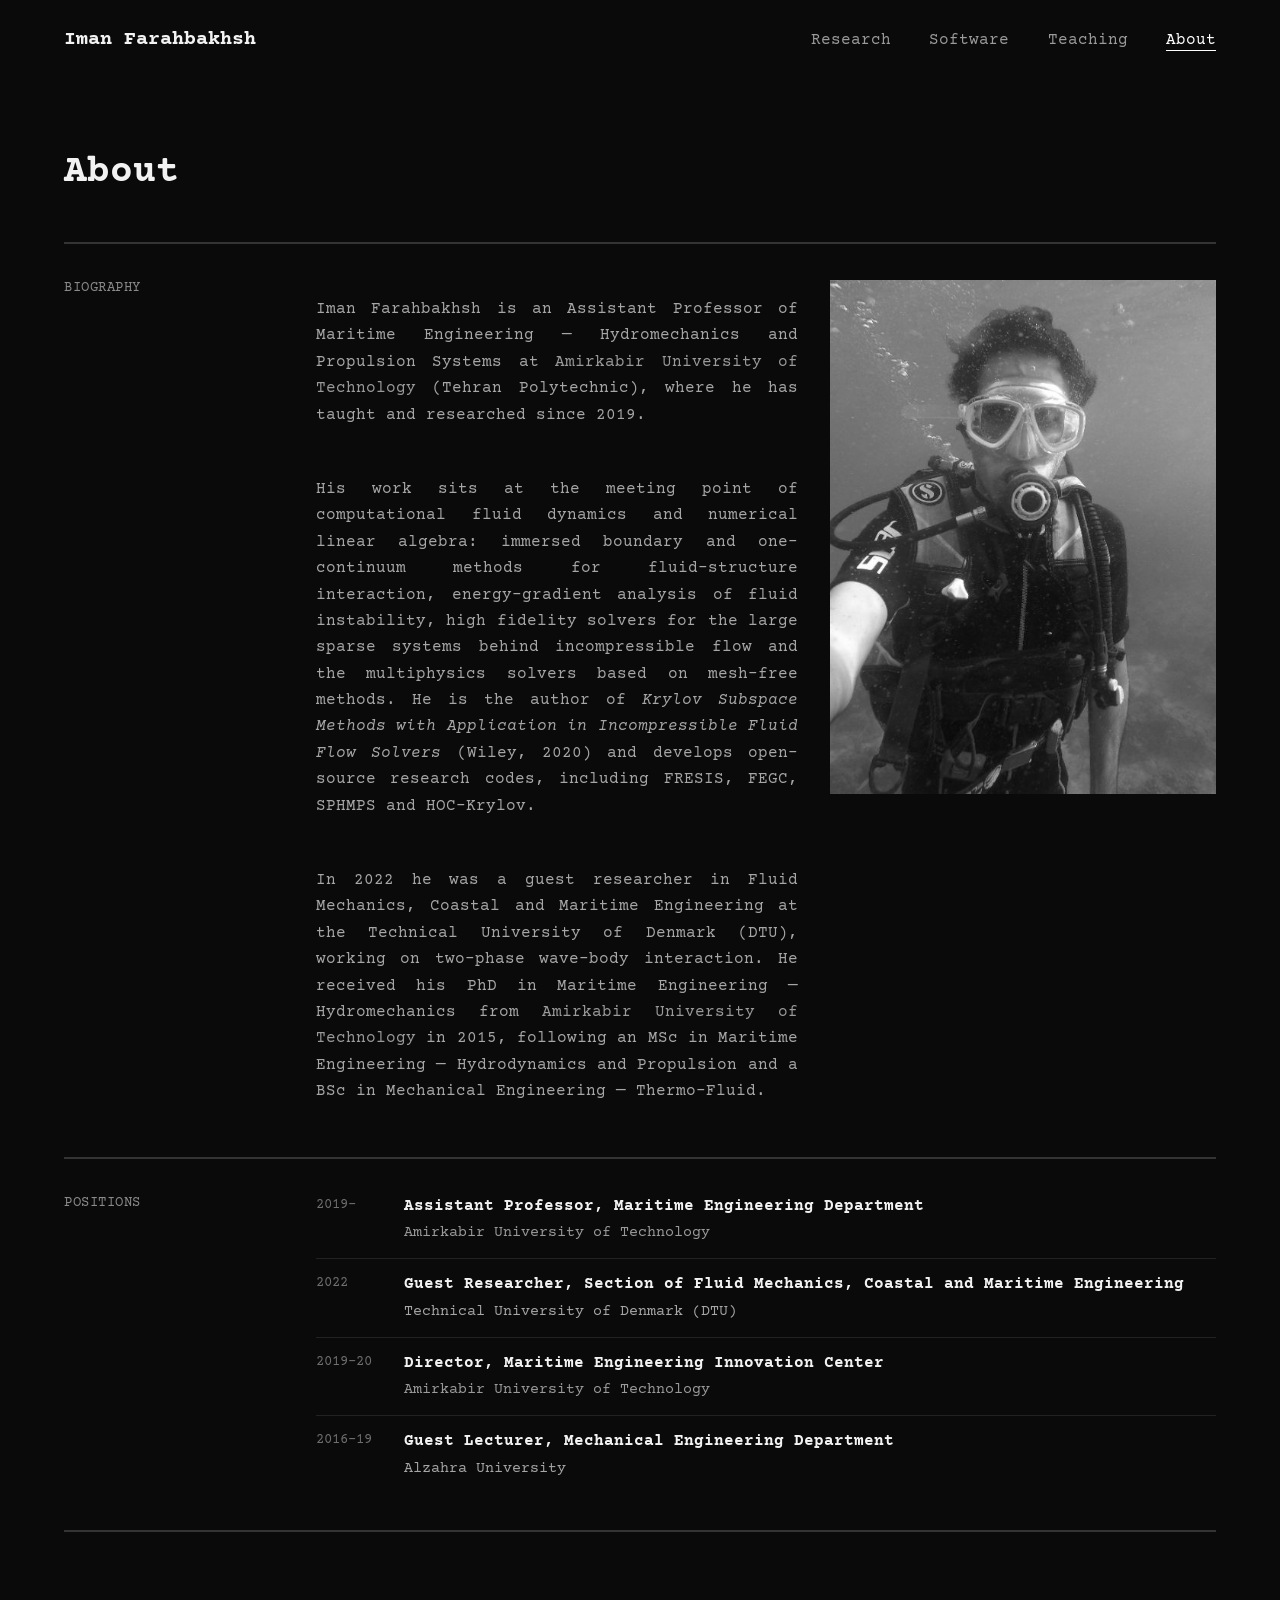
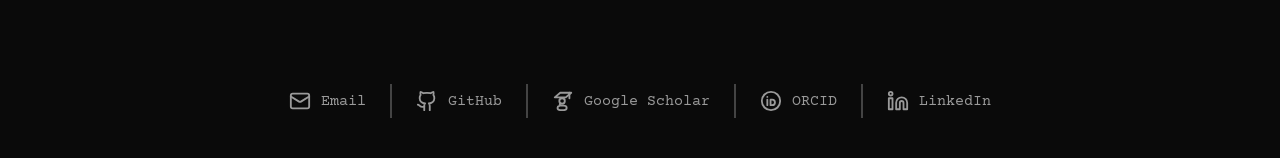
<file: about.html>
<!DOCTYPE html>
<html lang="en">
<head>
<meta charset="utf-8">
<meta name="viewport" content="width=device-width, initial-scale=1">
<title>About — Iman Farahbakhsh</title>
<meta name="description" content="About Iman Farahbakhsh — assistant professor of maritime engineering, Amirkabir University of Technology.">
<link rel="stylesheet" href="style.css?v=3">
<link rel="icon" href="favicon.svg" type="image/svg+xml">
<link rel="icon" href="favicon-48.png" sizes="48x48" type="image/png">
<link rel="icon" href="favicon-192.png" sizes="192x192" type="image/png">
<link rel="apple-touch-icon" href="apple-touch-icon.png">
</head>
<body>
<div class="page">
  <nav class="nav">
    <a class="brand" href="index.html">Iman Farahbakhsh</a>
    <div class="menu">
      <a href="research.html">Research</a>
      <a href="software.html">Software</a>
      <a href="teaching.html">Teaching</a>
      <a class="active" href="about.html">About</a>
    </div>
  </nav>

  <main class="doc">
    <header class="doc-head">
      <h1>About</h1>
    </header>

    <section class="block">
      <h2 class="label">Biography</h2>
      <div class="theme">
        <div class="theme-text bio">
          <p class="s" style="text-align:justify;hyphens:auto">Iman Farahbakhsh is an Assistant Professor of Maritime Engineering — Hydromechanics and Propulsion Systems at <a href="https://aut.ac.ir/en" target="_blank" rel="noopener">Amirkabir University of Technology</a> (Tehran Polytechnic), where he has taught and researched since 2019.</p>
          <p class="s" style="text-align:justify;hyphens:auto">His work sits at the meeting point of computational fluid dynamics and numerical linear algebra: immersed boundary and one-continuum methods for fluid–structure interaction, energy-gradient analysis of fluid instability, high fidelity solvers for the large sparse systems behind incompressible flow and the multiphysics solvers based on mesh-free methods. He is the author of <i>Krylov Subspace Methods with Application in Incompressible Fluid Flow Solvers</i> (Wiley, 2020) and develops open-source research codes, including FRESIS, FEGC, SPHMPS and HOC-Krylov.</p>
          <p class="s" style="text-align:justify;hyphens:auto">In 2022 he was a guest researcher in Fluid Mechanics, Coastal and Maritime Engineering at the Technical University of Denmark (DTU), working on two-phase wave–body interaction. He received his PhD in Maritime Engineering — Hydromechanics from <a href="https://aut.ac.ir/en" target="_blank" rel="noopener">Amirkabir University of Technology</a> in 2015, following an MSc in Maritime Engineering — Hydrodynamics and Propulsion and a BSc in Mechanical Engineering — Thermo-Fluid.</p>
        </div>
        <figure class="fig portrait"><img class="color-on-hover" src="[data-uri]" alt="Iman Farahbakhsh scuba diving"></figure>
      </div>
    </section>

    <section class="block">
      <h2 class="label">Positions</h2>
      <ul class="rows">
        <li><span class="y">2019–</span><span><span class="t">Assistant Professor, Maritime Engineering Department</span><span class="s"><a href="https://aut.ac.ir/en" target="_blank" rel="noopener">Amirkabir University of Technology</a></span></span></li>
        <li><span class="y">2022</span><span><span class="t">Guest Researcher, Section of Fluid Mechanics, Coastal and Maritime Engineering</span><span class="s">Technical University of Denmark (DTU)</span></span></li>
        <li><span class="y">2019–20</span><span><span class="t">Director, Maritime Engineering Innovation Center</span><span class="s"><a href="https://aut.ac.ir/en" target="_blank" rel="noopener">Amirkabir University of Technology</a></span></span></li>
        <li><span class="y">2016–19</span><span><span class="t">Guest Lecturer, Mechanical Engineering Department</span><span class="s">Alzahra University</span></span></li>
      </ul>
    </section>

    <section class="block">
      <ul class="rows">
      </ul>
    </section>
  </main>

  <footer>
    <a href="mailto:i.farahbakhsh@aut.ac.ir?cc=i.farahbakhsh@outlook.com">
      <svg viewBox="0 0 24 24"><rect width="20" height="16" x="2" y="4" rx="2"/><path d="m22 7-8.97 5.7a1.94 1.94 0 0 1-2.06 0L2 7"/></svg>
      <span>Email</span>
    </a>
    <a href="https://github.com/imanfarahbakhsh" target="_blank" rel="noopener">
      <svg viewBox="0 0 24 24"><path d="M15 22v-4a4.8 4.8 0 0 0-1-3.5c3 0 6-2 6-5.5.08-1.25-.27-2.48-1-3.5.28-1.15.28-2.35 0-3.5 0 0-1 0-3 1.5-2.64-.5-5.36-.5-8 0C6 2 5 2 5 2c-.3 1.15-.3 2.35 0 3.5A5.403 5.403 0 0 0 4 9c0 3.5 3 5.5 6 5.5-.39.49-.68 1.05-.85 1.65-.17.6-.22 1.23-.15 1.85v4"/><path d="M9 18c-4.51 2-5-2-7-2"/></svg>
      <span>GitHub</span>
    </a>
    <a href="https://scholar.google.co.uk/citations?hl=en&amp;user=B8ajVVsAAAAJ" target="_blank" rel="noopener">
      <svg viewBox="0 0 24 24"><path d="M3 8 9 3h12l-6 5Z"/><path d="M19 3v6"/><circle cx="11" cy="12" r="3"/><path d="M9.5 14.6c-1.6.6-1.4 2 .3 2.4h2.7c2.2 0 3.5 1.1 3.5 2.5S14.3 22 11 22s-5-1.1-5-2.5c0-.9.7-1.7 2-2.1"/></svg>
      <span>Google Scholar</span>
    </a>
    <a href="https://orcid.org/0000-0001-5304-8348" target="_blank" rel="noopener">
      <svg viewBox="0 0 24 24"><circle cx="12" cy="12" r="10"/><path d="M8 10.5v6"/><path d="M8 7.5h.01"/><path d="M11.5 10.5v6h1.8a3 3 0 0 0 0-6Z"/></svg>
      <span>ORCID</span>
    </a>
    <a href="https://www.linkedin.com/in/iman-farahbakhsh-55110b53/" target="_blank" rel="noopener">
      <svg viewBox="0 0 24 24"><path d="M16 8a6 6 0 0 1 6 6v7h-4v-7a2 2 0 0 0-2-2 2 2 0 0 0-2 2v7h-4v-7a6 6 0 0 1 6-6z"/><rect width="4" height="12" x="2" y="9"/><circle cx="4" cy="4" r="2"/></svg>
      <span>LinkedIn</span>
    </a>
  </footer>
</div>
</body>
</html>
</file>
<file: style.css>
@import url('https://fonts.googleapis.com/css2?family=Courier+Prime:wght@400;700&display=swap');
*{box-sizing:border-box}
html,body{margin:0;background:#0a0a0a;color:#f3f2f2;font-family:'Courier Prime','Courier New',Courier,monospace}
a{color:#9a9a9a;text-decoration:none;transition:color .2s}
a:hover{color:#fff}
a:focus-visible{outline:2px solid #fff;outline-offset:2px}
.page{position:relative;min-height:100vh;display:flex;flex-direction:column;overflow:hidden}
.nav{position:relative;z-index:2;display:flex;justify-content:space-between;align-items:center;flex-wrap:wrap;gap:24px;padding:28px clamp(24px,5vw,80px);font-size:16px}
.brand{color:#f3f2f2;font-weight:700;font-size:clamp(18px,1.6vw,24px)}
.menu{display:flex;flex-wrap:wrap;column-gap:clamp(16px,3vw,48px);row-gap:8px}
.menu a.active{color:#fff;text-decoration:underline;text-underline-offset:6px}
.hero-img{position:absolute;right:0;top:8%;width:62%;height:78%;object-fit:cover;filter:grayscale(1);transition:filter .6s ease;z-index:1;
-webkit-mask-image:linear-gradient(to right,transparent 0%,#000 30%),linear-gradient(to bottom,transparent 0%,#000 15%,#000 85%,transparent 100%);-webkit-mask-composite:source-in;
mask-image:linear-gradient(to right,transparent 0%,#000 30%),linear-gradient(to bottom,transparent 0%,#000 15%,#000 85%,transparent 100%);mask-composite:intersect}
.hero-img:hover,img.color-on-hover:hover{filter:grayscale(0)}
img.color-on-hover{filter:grayscale(1);transition:filter .6s ease}
main{position:relative;z-index:2;pointer-events:none;flex:1;display:flex;flex-direction:column;justify-content:center;gap:48px;padding:0 clamp(24px,5vw,80px)}
main>*{pointer-events:auto}
.intro{margin:0;max-width:520px;font-size:16px;line-height:1.6;color:#a6a6a6;text-wrap:pretty}
.interests{list-style:none;margin:0;padding:0;display:flex;flex-direction:column;gap:28px;max-width:480px}
.interests li{display:flex;flex-direction:column;gap:6px}
.interests .t{font-size:clamp(18px,1.6vw,24px);font-weight:700}
.interests .s{font-size:15px;line-height:1.5;color:#a6a6a6;text-wrap:pretty}
footer{position:relative;z-index:2;display:flex;justify-content:center;flex-wrap:wrap;padding:32px 24px 40px;font-size:15px}
footer a{display:flex;align-items:center;gap:10px;padding:6px 24px}
footer a+a{border-left:2px solid rgba(243,242,242,.25)}
main.doc{justify-content:flex-start;gap:0;padding-top:clamp(32px,6vw,72px);padding-bottom:48px;max-width:1280px;width:100%}
.doc h1{margin:0;font-size:clamp(28px,3vw,40px);color:#f3f2f2}
.doc-head{display:flex;flex-direction:column;gap:16px;padding-bottom:48px}
.doc h2,.doc h3{margin:0}
.block{display:grid;grid-template-columns:minmax(140px,220px) minmax(0,1fr);gap:32px;padding:36px 0;border-top:2px solid rgba(243,242,242,.18)}
.label{font-size:14px;font-weight:400;color:#8a8a8a;letter-spacing:.04em;text-transform:uppercase}
.themes{display:flex;flex-direction:column;gap:48px}
.theme{display:grid;grid-template-columns:minmax(0,1fr) minmax(0,.8fr);gap:32px;align-items:start}
.theme-text{display:flex;flex-direction:column;gap:12px}
.num{font-size:14px;color:#6f6f6f}
.theme h3{font-size:clamp(20px,1.8vw,26px)}
.doc .s{font-size:15px;line-height:1.55;color:#a6a6a6;text-wrap:pretty}
.doc .t{color:#f3f2f2;font-weight:700;line-height:1.4;text-wrap:pretty}
.refs{list-style:none;margin:4px 0 0;padding:0;display:flex;flex-direction:column;gap:6px;font-size:14px}
.refs a::before{content:"→ ";color:#6f6f6f}
.fig{margin:0;aspect-ratio:4/3;border:2px dashed rgba(243,242,242,.2);display:flex;align-items:flex-end;padding:12px;font-size:13px;color:#6f6f6f;overflow:hidden}
.fig img{width:100%;height:100%;object-fit:cover;display:block}
.fig:has(img){border:0;padding:0}
.fig.portrait{aspect-ratio:3/4}
.fig.wide{aspect-ratio:auto;display:flex;flex-direction:column;gap:10px;margin:0 0 48px}
.fig.wide img{aspect-ratio:21/9;height:auto}
.fig figcaption{font-size:13px;color:#8a8a8a;text-align:left;align-self:flex-start}
.rows .y:empty{display:none}
.rows li:has(.y:empty){grid-template-columns:1fr}
.label a{color:inherit}
.bio{gap:16px}
.bio .s{font-size:16px;line-height:1.65;text-align:justify;hyphens:auto}
.book{display:flex;flex-direction:column;gap:6px;max-width:640px}
.book .t{font-size:clamp(18px,1.6vw,22px)}
.book:hover .t,.pubs a:hover .t{text-decoration:underline;text-underline-offset:4px}
.pubs,.rows{list-style:none;margin:0;padding:0;display:flex;flex-direction:column}
.pubs li,.rows li{display:grid;grid-template-columns:72px minmax(0,1fr);gap:16px;padding:14px 0;border-top:1px solid rgba(243,242,242,.1)}
.pubs li:first-child,.rows li:first-child{border-top:0;padding-top:0}
.pubs a,.rows li>span:last-child{display:flex;flex-direction:column;gap:4px}
.y{font-size:14px;color:#6f6f6f;padding-top:2px}
@media (max-width:760px){
.block{grid-template-columns:1fr;gap:20px;padding:28px 0}
.theme{grid-template-columns:1fr;gap:20px}
.doc-head{padding-bottom:32px}
.pubs li,.rows li{grid-template-columns:56px minmax(0,1fr);gap:12px}
}
@media (hover:none){.hero-img:active,img.color-on-hover:active{filter:grayscale(0)}}
@media (max-width:760px){
.page{min-height:100svh}
.nav{flex-direction:column;align-items:flex-start;gap:14px;padding:20px 20px 8px}
.menu{column-gap:20px;row-gap:6px;font-size:15px}
.menu a{padding:6px 0}
.hero-img{position:relative;order:0;top:auto;right:auto;width:100%;height:auto;aspect-ratio:4/3;margin:8px 0 0;
-webkit-mask-image:linear-gradient(to bottom,transparent 0%,#000 12%,#000 80%,transparent 100%);-webkit-mask-composite:source-over;
mask-image:linear-gradient(to bottom,transparent 0%,#000 12%,#000 80%,transparent 100%);mask-composite:add}
.page>.nav{order:-1}
main{order:1;justify-content:flex-start;gap:36px;padding:8px 20px 32px}
.intro{font-size:15px}
.interests{gap:22px}
.interests .t{font-size:19px}
.interests .s{font-size:14.5px}
footer{order:2;display:grid;grid-template-columns:1fr 1fr;gap:0;padding:20px 20px 32px;border-top:2px solid rgba(243,242,242,.25)}
footer a{padding:14px 4px;min-height:44px;justify-content:flex-start}
footer a+a{border-left:0}
footer a:last-child:nth-child(odd){grid-column:1/-1}
}
footer svg{width:22px;height:22px;fill:none;stroke:currentColor;stroke-width:2;stroke-linecap:round;stroke-linejoin:round}
</file>
